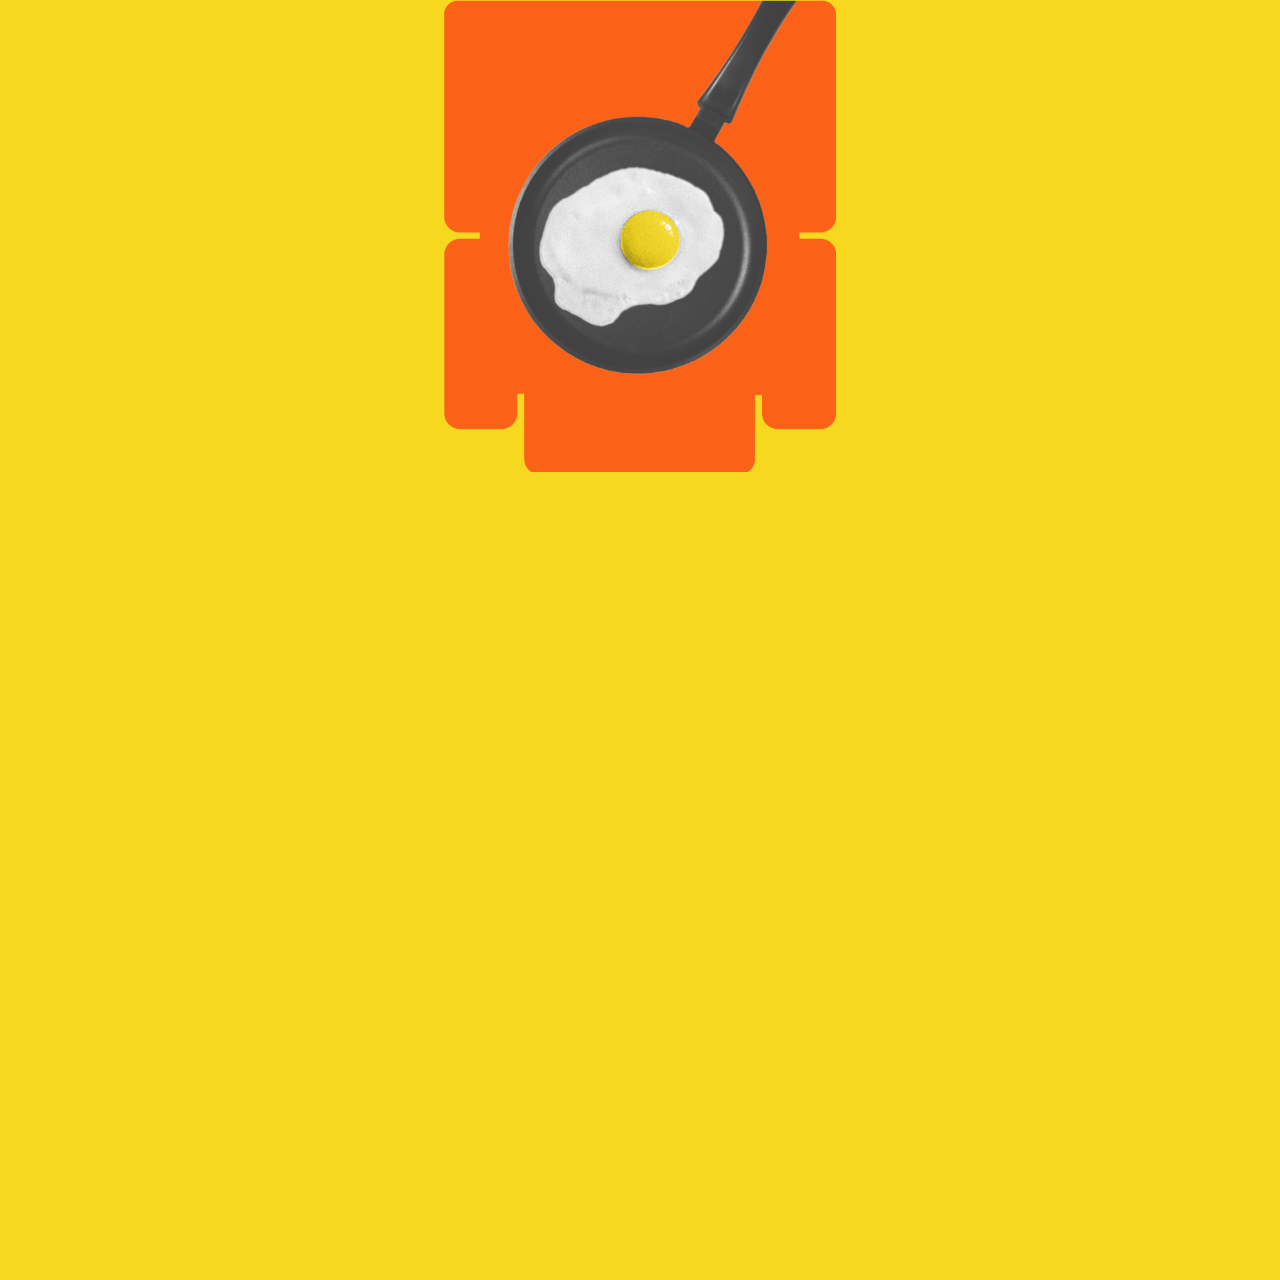
<file: anim.html>
<!DOCTYPE html>
<html lang="en">
<head>
  <meta charset="UTF-8">
  <link href="css/style.css" rel="stylesheet">
  <title>Document</title>
</head>
<body class="anim">
  <div class="animat"></div>
</body>
</html>
</file>
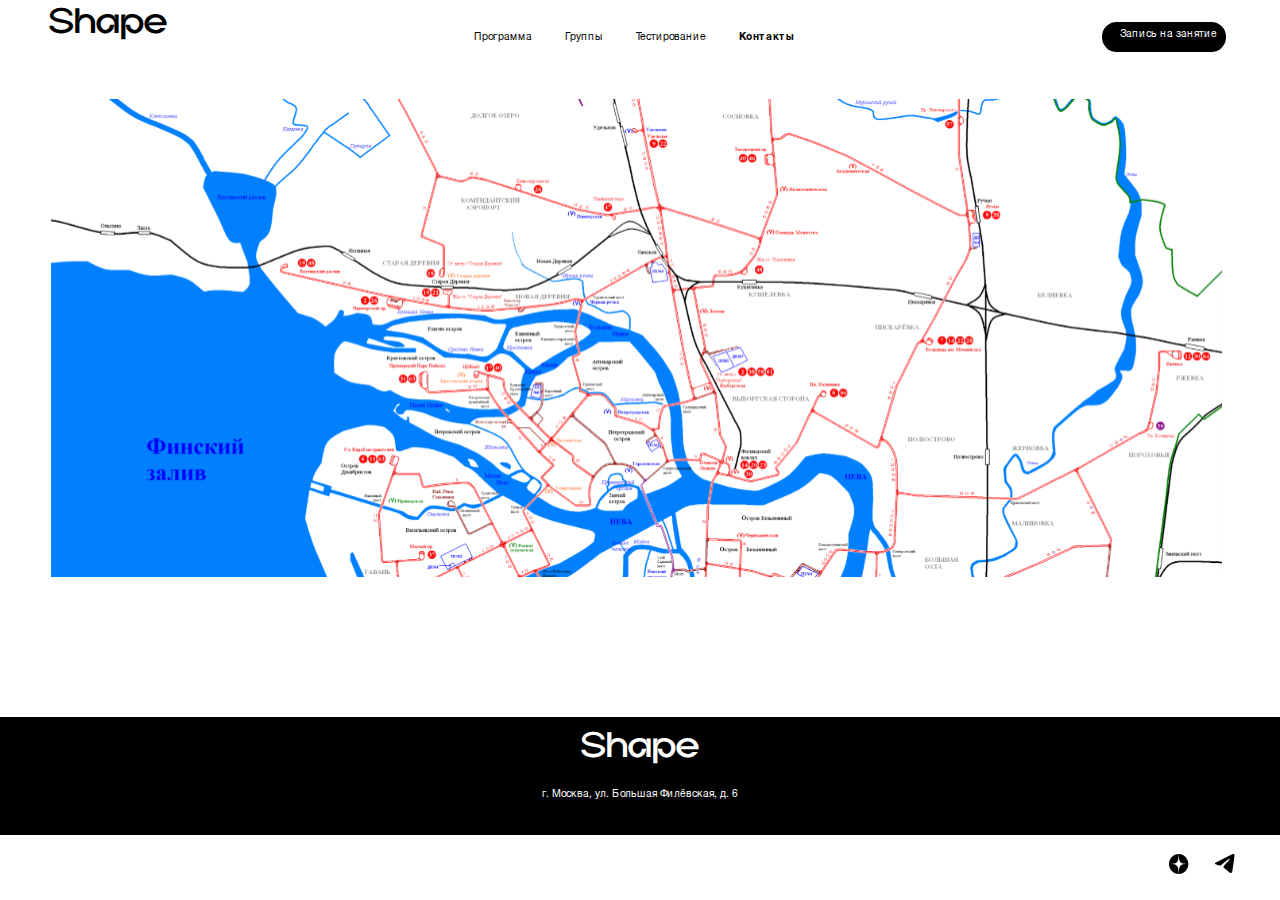
<file: contacts-open.html>
<!doctype html>
<html lang="ru">
  <head>
    <meta charset="utf-8">
    <link rel="icon" type="images/png" href="images/favicon.png">
    <meta name="viewport" content="width=device-width, initial-scale=1">
    <title>Контакты — Shape</title>
    <link href="css/style.css" rel="stylesheet">
  </head>
  <body class="cont-open">

    <!-- навигация -->
    <div class="nav">
      <a href="index.html"><p class="logo">Shape</p></a>
      <div class="sect">
        <a href="programm.html"><p>Программа</p></a>
        <a href="group.html"><p>Группы</p></a>
        <a href="test.html"><p>Тестирование</p></a>
        <a href="contacts.html"><p class="contacts">Контакты</p></a>
      </div>
      <a href="index.html#form-1"><div class="button">
        <p>Запись на занятие</p>
      </div></a>
    </div>
    <!-- навигация соцсети -->
    <div class="social">
      <a href="https://dzen.ru" target="_self"><div class="dzen"></div></a>
      <a href="https://telegram.org" target="_blank"><div class="telegram"></div></a>
    </div>

    <div class="img-open-big"></div>

    <!-- футер -->
    <div class="futer-co">
      <p class="logo-fut">Shape</p>
      <p class="adr">г. Москва, ул. Большая Филёвская, д. 6</p>
    </div>

  </body>
</html>
</file>
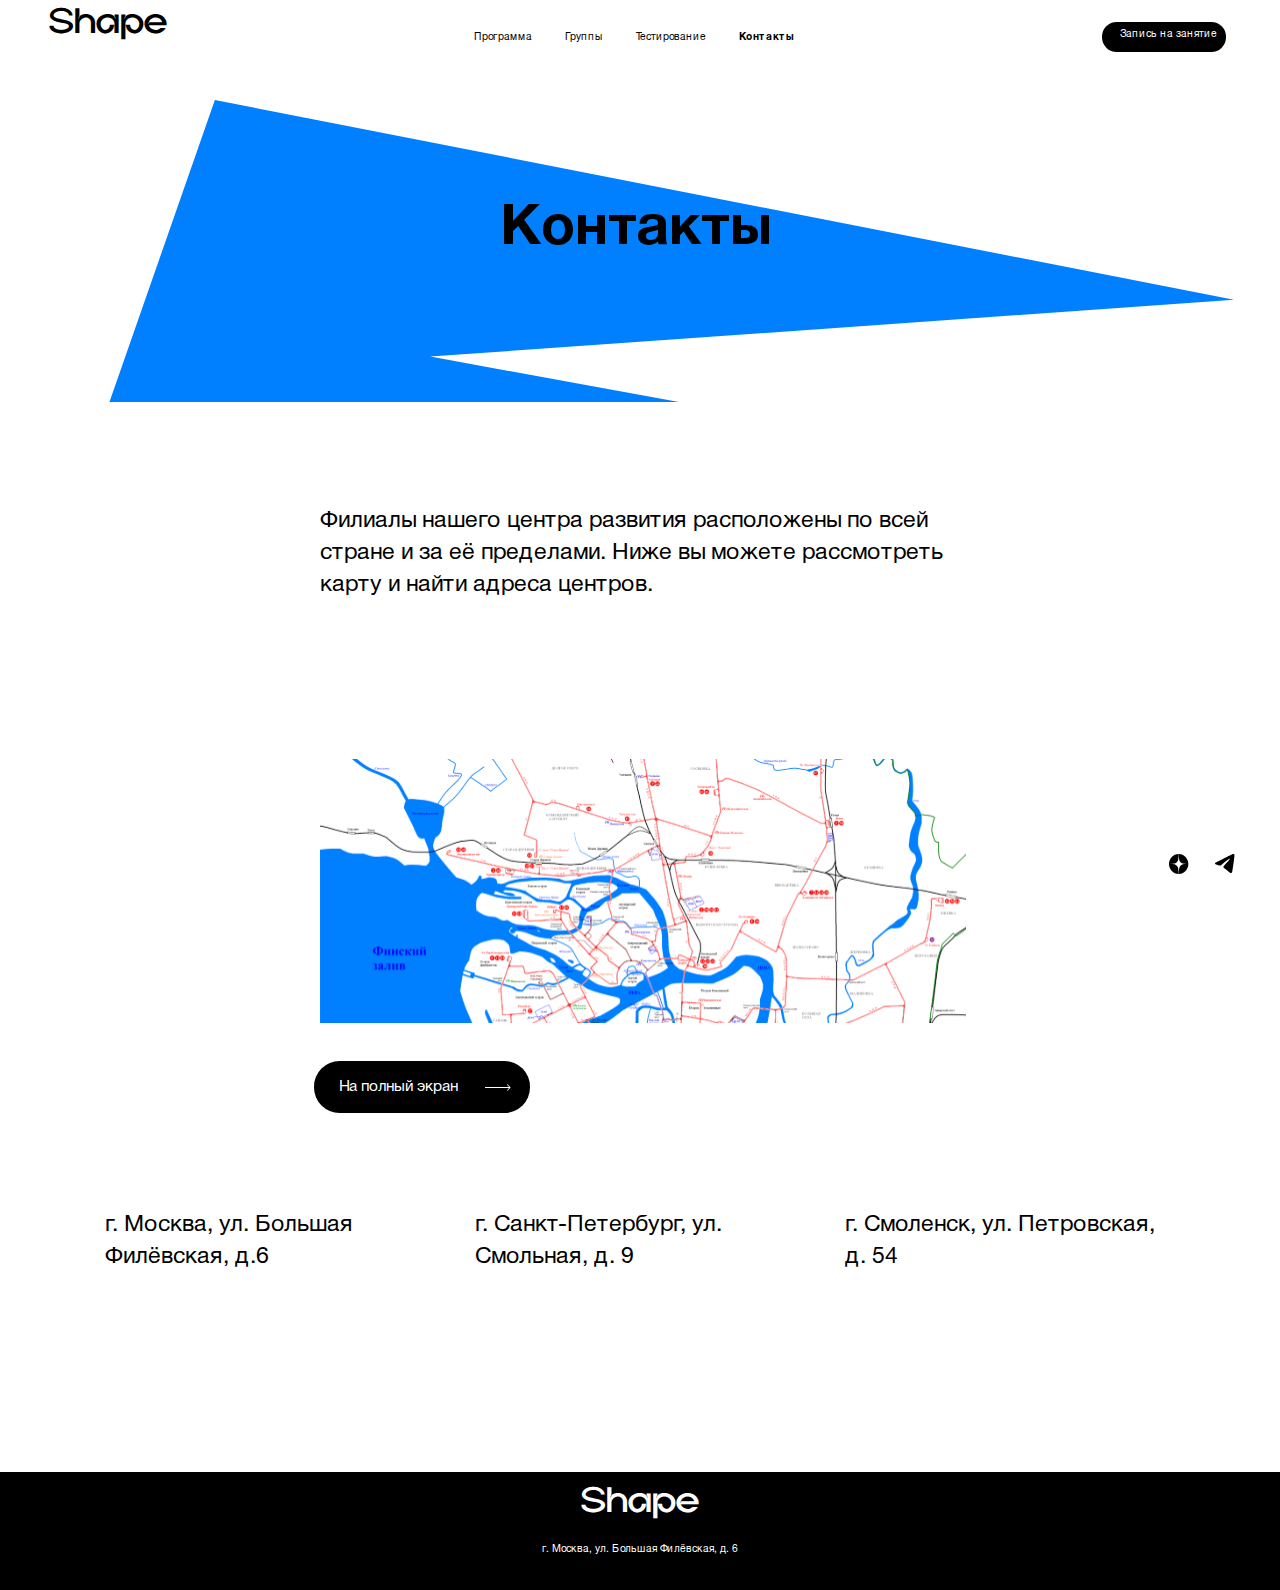
<file: contacts.html>
<!doctype html>
<html lang="ru">
  <head>
    <meta charset="utf-8">
    <link rel="icon" type="images/png" href="images/favicon.png">
    <meta name="viewport" content="width=device-width, initial-scale=1">
    <title>Контакты — Shape</title>
    <link href="css/style.css" rel="stylesheet">
  </head>
  <body class="contacts">

    <!-- навигация -->
    <div class="nav">
      <a href="index.html"><p class="logo">Shape</p></a>
      <div class="sect">
        <a href="programm.html"><p>Программа</p></a>
        <a href="group.html"><p>Группы</p></a>
        <a href="test.html"><p>Тестирование</p></a>
        <a href="contacts.html"><p class="contacts">Контакты</p></a>
      </div>
      <a href="index.html#form-1"><div class="button">
        <p>Запись на занятие</p>
      </div></a>
    </div>
    <!-- навигация соцсети -->
    <div class="social">
      <a href="https://dzen.ru" target="_self"><div class="dzen"></div></a>
      <a href="https://telegram.org" target="_blank"><div class="telegram"></div></a>
    </div>

    <!-- вход в страницу -->
    <div class="vhod">
      <div class="shape-cont"></div>
      <p class="zag-shape-cont">Контакты</p>
    </div>

    <p class="vhod-4">Филиалы нашего центра развития расположены по всей <br> стране и за её пределами. Ниже вы можете рассмотреть <br> карту и найти адреса центров.</p>
    <div class="img-open"></div>
    <a href="contacts-open.html"><div class="but-op-cont">
      <p>На полный экран</p>
      <div class="arrow-w-1"></div>
    </div></a>
    <div class="adress">
      <p>г. Москва, ул. Большая <br> Филёвская, д.6</p>
      <p>г. Санкт-Петербург, ул. <br> Смольная, д. 9</p>
      <p>г. Смоленск, ул. Петровская, <br> д. 54</p>
    </div>

    <!-- футер -->
    <div class="futer-cont">
      <p class="logo-fut">Shape</p>
      <p class="adr">г. Москва, ул. Большая Филёвская, д. 6</p>
    </div>

  </body>
</html>
</file>
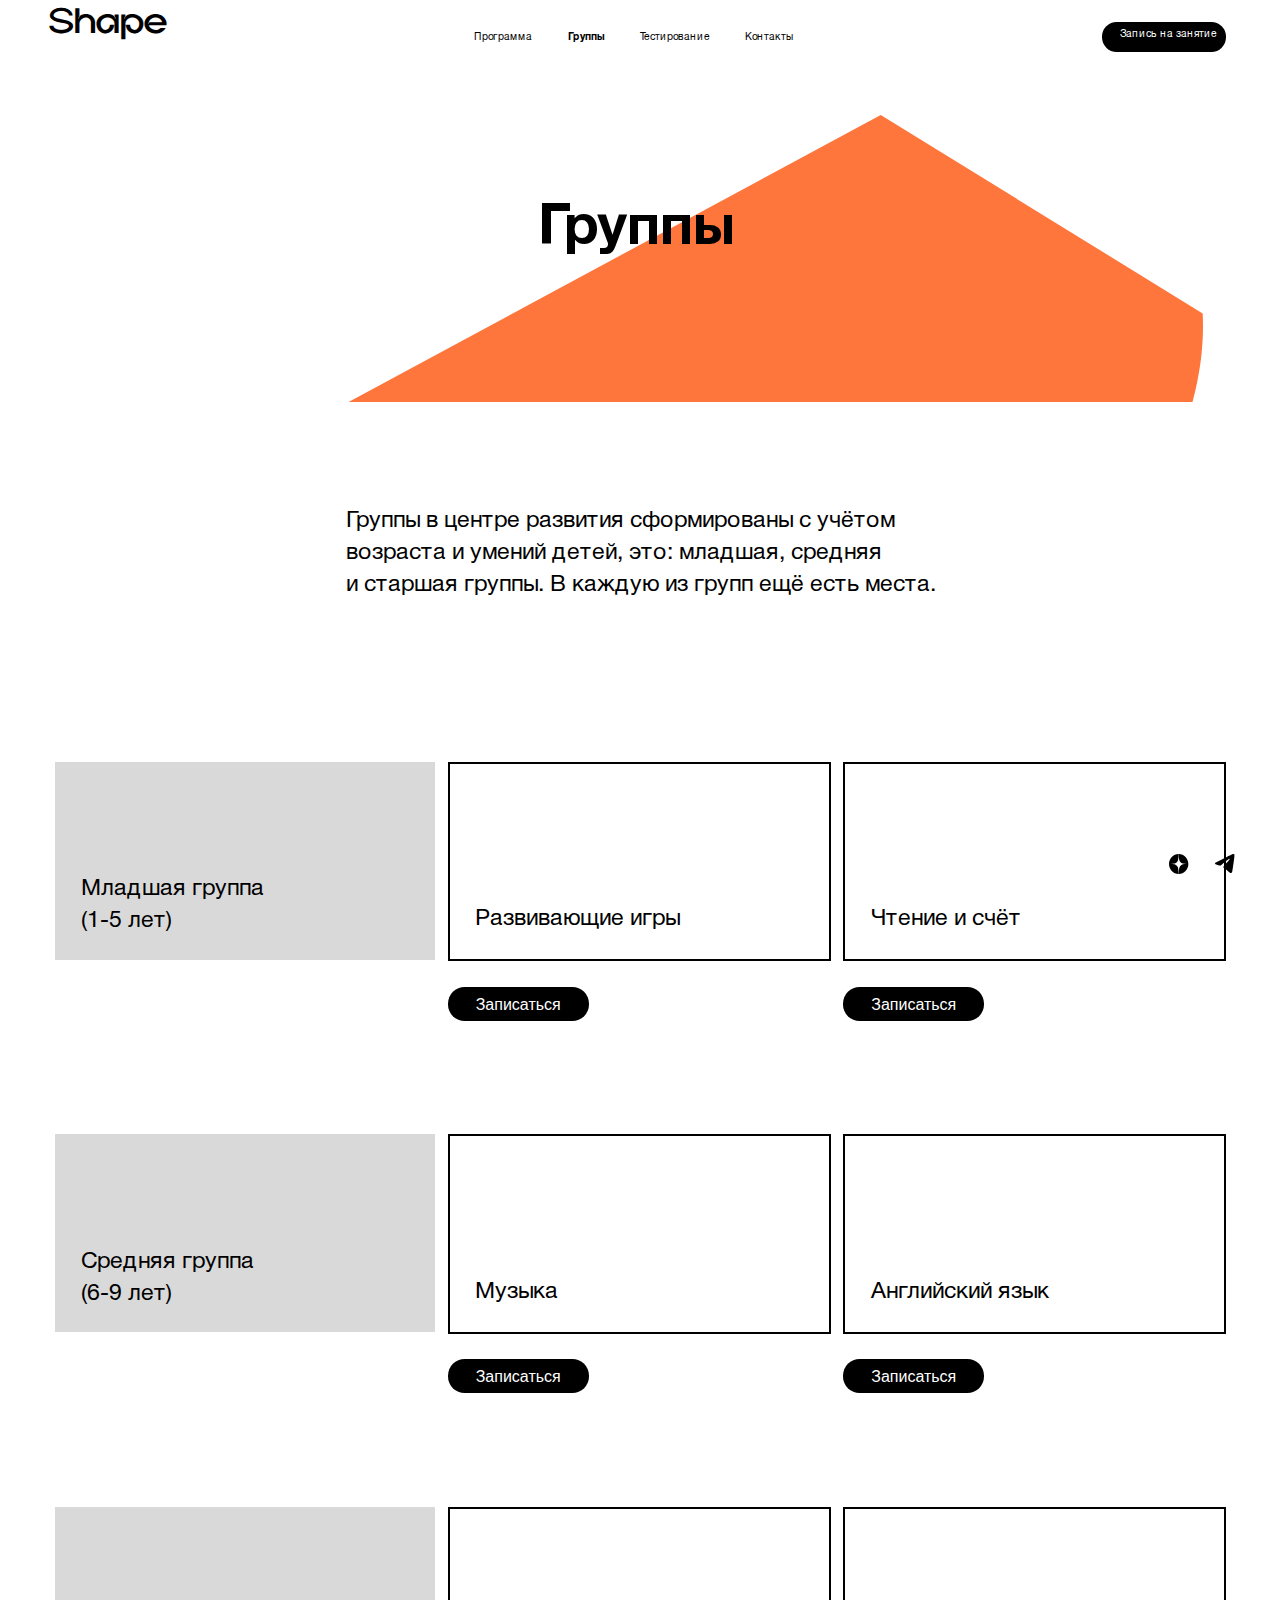
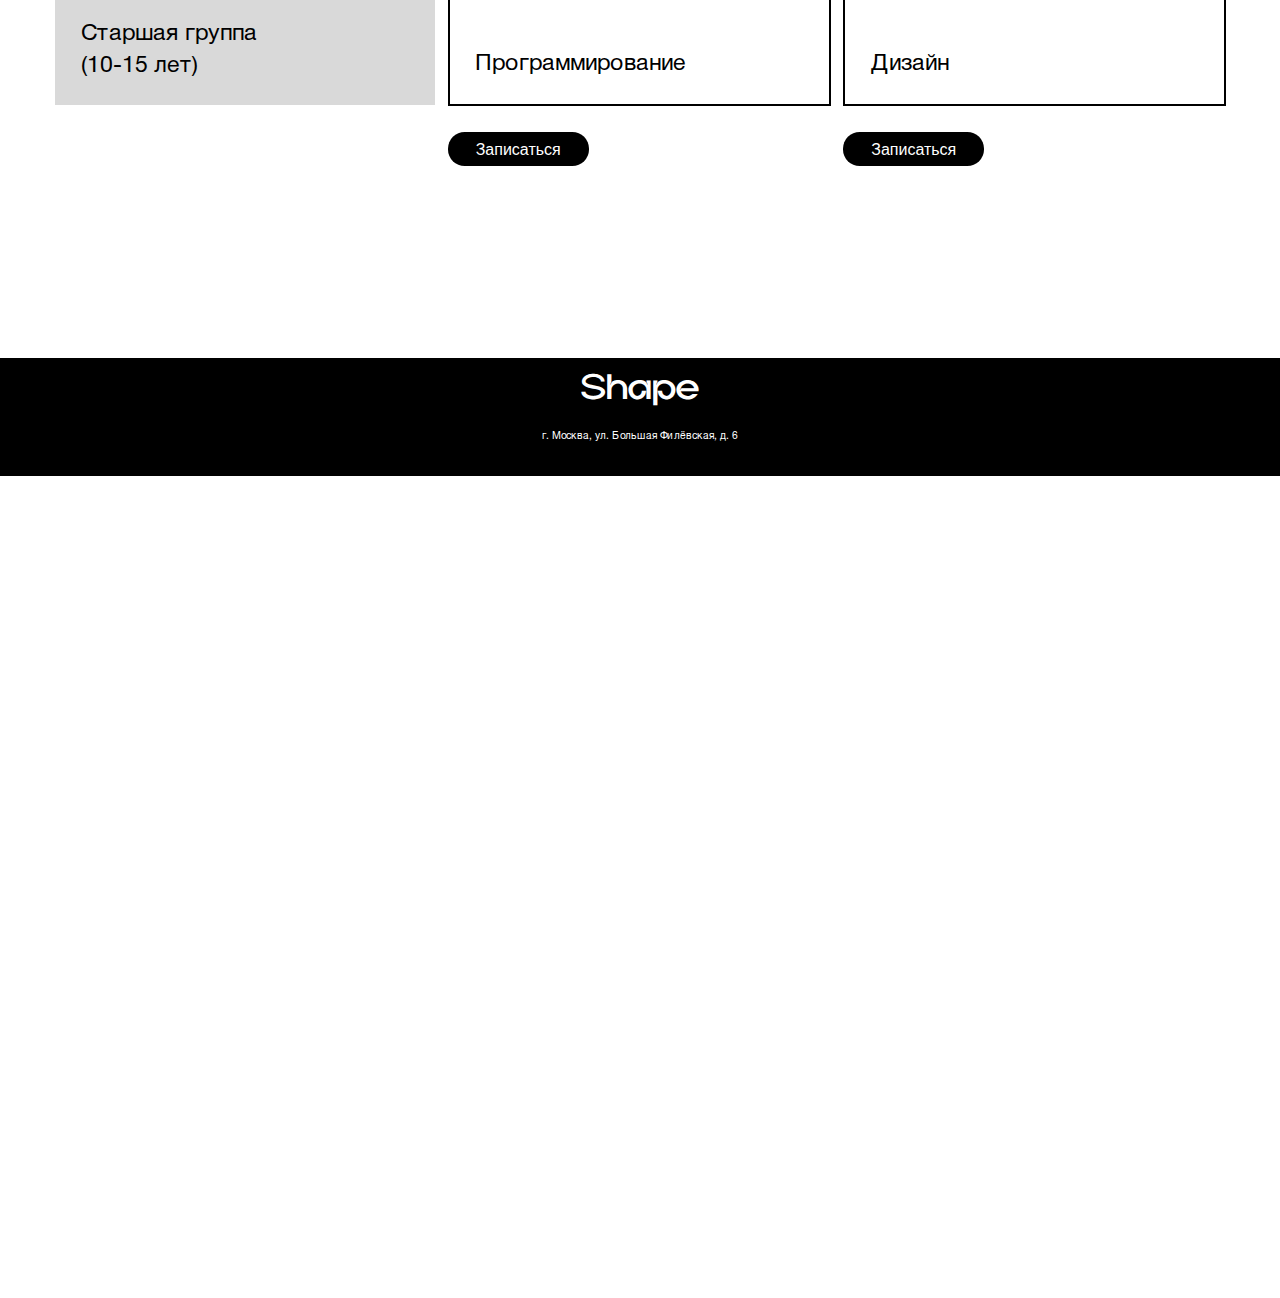
<file: group.html>
<!doctype html>
<html lang="ru">
  <head>
    <meta charset="utf-8">
    <link rel="icon" type="images/png" href="images/favicon.png">
    <meta name="viewport" content="width=device-width, initial-scale=1">
    <title>Группы — Shape</title>
    <link href="css/style.css" rel="stylesheet">
  </head>
  <body class="group">

    <!-- навигация -->
    <div class="nav">
      <a href="index.html"><p class="logo">Shape</p></a>
      <div class="sect">
        <a href="programm.html"><p>Программа</p></a>
        <a href="group.html"><p class="group">Группы</p></a>
        <a href="test.html"><p>Тестирование</p></a>
        <a href="contacts.html"><p>Контакты</p></a>
      </div>
      <a href="index.html#form-1"><div class="button">
        <p>Запись на занятие</p>
      </div></a>
    </div>
    <!-- навигация соцсети -->
    <div class="social">
      <a href="https://dzen.ru" target="_self"><div class="dzen"></div></a>
      <a href="https://telegram.org" target="_blank"><div class="telegram"></div></a>
    </div>

    <!-- вход в страницу -->
    <div class="vhod">
      <div class="shape-group"></div>
      <p class="zag-shape-group">Группы</p>
    </div>

    <p class="vhod-2">Группы в центре развития сформированы с учётом <br> возраста и умений детей, это: младшая, средняя <br> и старшая группы. В каждую из групп ещё есть места.</p>
    <table>
      <tr>
        <td>
          <p>Младшая группа <br> (1-5 лет)</p>
        </td>
        <form action="http://185.182.111.214:7628/cgi-bin/form_action.py" method='get' target='_self'>
          <td>
            <div class="verh">
              <input type=hidden name="group" value="Развивающие игры"><p>Развивающие игры</p></input>
            </div>
            <div class="t-button">
              <input type="submit" name="submit" value="Записаться">
            </div>
          </td>
        </form>
        <form action="http://185.182.111.214:7628/cgi-bin/form_action.py" method='get' target='_self'>
          <td>
            <div class="verh">
              <input type=hidden name="group" value="Чтение и счёт"><p>Чтение и счёт</p></input>
            </div>
            <div class="t-button">
              <input type="submit" name="submit" value="Записаться">
            </div>
          </td>
        </form>
      </tr>
      <tr>
        <td>
          <p>Средняя группа <br> (6-9 лет)</p>
        </td>
        <form action="http://185.182.111.214:7628/cgi-bin/form_action.py" method='get' target='_self'>
          <td>
            <div class="verh">
              <input type=hidden name="group" value="Музыка"><p>Музыка</p></input>
            </div>
            <div class="t-button">
              <input type="submit" name="submit" value="Записаться">
          </div>
        </td>
        </form>
        <form action="http://185.182.111.214:7628/cgi-bin/form_action.py" method='get' target='_self'>
          <td>
            <div class="verh">
              <input type=hidden name="group" value="Английский язык"><p>Английский язык</p></input>
            </div>
            <div class="t-button">
              <input type="submit" name="submit" value="Записаться">
            </div>
          </td>
        </form>
      </tr>
      <tr>
        <td>
          <p>Старшая группа <br> (10-15 лет)</p>
        </td>
        <form action="http://185.182.111.214:7628/cgi-bin/form_action.py" method='get' target='_self'>
          <td>
            <div class="verh">
              <input type=hidden name="group" value="Программирование"><p>Программирование</p></input>
            </div>
            <div class="t-button">
              <input type="submit" name="submit" value="Записаться">
            </div>
          </td>
        </form>
        <form action="http://185.182.111.214:7628/cgi-bin/form_action.py" method='get' target='_self'>
          <td>
            <div class="verh">
              <input type=hidden name="group" value="Дизайн"><p>Дизайн</p></input>
            </div>
            <div class="t-button">
              <input type="submit" name="submit" value="Записаться">
            </div>
          </td>
        </form>
      </tr>
    </table>

    <!-- футер -->
    <div class="futer-gr">
      <p class="logo-fut">Shape</p>
      <p class="adr">г. Москва, ул. Большая Филёвская, д. 6</p>
    </div>

  </body>
</html>
</file>
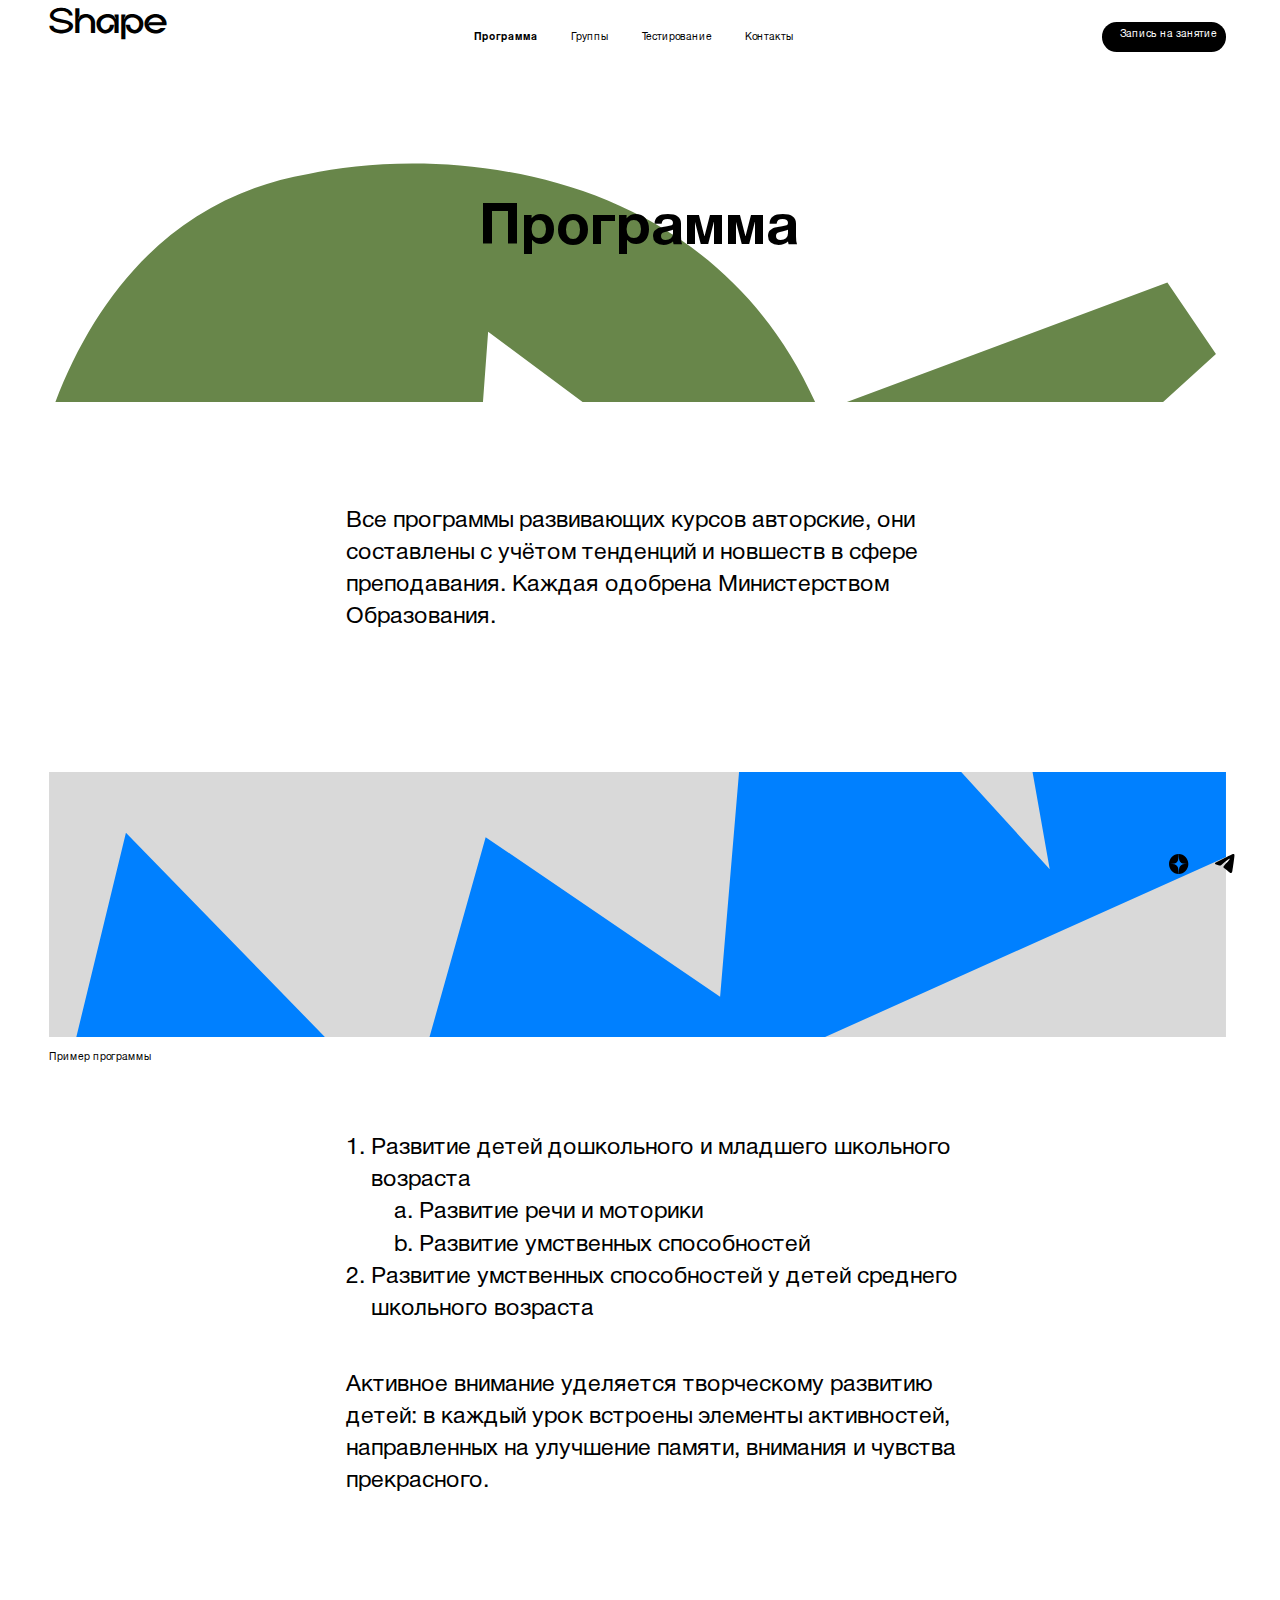
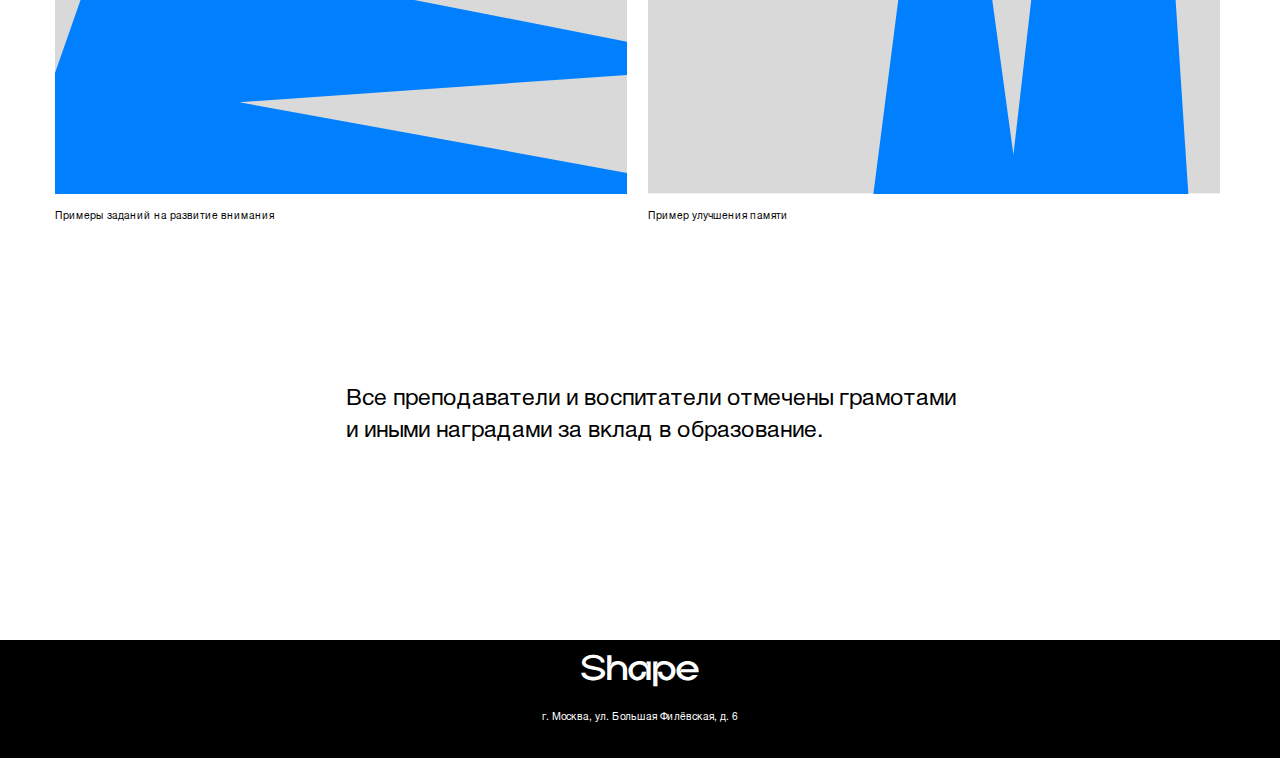
<file: programm.html>
<!doctype html>
<html lang="ru">
  <head>
    <meta charset="utf-8">
    <link rel="icon" type="images/png" href="images/favicon.png">
    <meta name="viewport" content="width=device-width, initial-scale=1">
    <title>Программа — Shape</title>
    <link href="css/style.css" rel="stylesheet">
  </head>
  <body class="programm">

    <!-- навигация -->
    <div class="nav">
      <a href="index.html"><p class="logo">Shape</p></a>
      <div class="sect">
        <a href="programm.html"><p class="programm">Программа</p></a>
        <a href="group.html"><p>Группы</p></a>
        <a href="test.html"><p>Тестирование</p></a>
        <a href="contacts.html"><p>Контакты</p></a>
      </div>
      <a href="index.html#form-1"><div class="button">
        <p>Запись на занятие</p>
      </div></a>
    </div>
    <!-- навигация соцсети -->
    <div class="social">
      <a href="https://dzen.ru" target="_self"><div class="dzen"></div></a>
      <a href="https://telegram.org" target="_blank"><div class="telegram"></div></a>
    </div>

    <!-- вход в страницу -->
    <div class="vhod">
      <div class="shape-prog"></div>
      <p class="zag-shape">Программа</p>
    </div>

    <p class="vhod-1">Все программы развивающих курсов авторские, они <br> составлены с учётом тенденций и новшеств в сфере <br> преподавания. Каждая одобрена Министерством <br> Образования.</p>
    <figure>
      <div class="img-1"></div>
      <figcaption class="f-1">Пример программы</figcaption>
    </figure>
    <ol class="prog-ol">
      <li type="1">
        Развитие детей дошкольного и младшего школьного <br> возраста
        <ol class="pr-o">
          <li type="a">Развитие речи и моторики</li>
          <li type="a">Развитие умственных способностей</li>
        </ol>
      </li>
      <li type="1">Развитие умственных способностей у детей среднего <br> школьного возраста</li>
    </ol>
    <p class="pr-o-p">Активное внимание уделяется творческому развитию <br> детей: в каждый урок встроены элементы активностей, <br> направленных на улучшение памяти, внимания и чувства <br> прекрасного.</p>
    <div class="img-2">
      <div class="img-ph">
        <div class="ph-1 la"></div>
        <div class="ph-1 lr"></div>
      </div>
      <div class="img-cap">
        <p class="im-c-1">Примеры заданий на развитие внимания</p>
        <p class="im-c-1">Пример улучшения памяти</p>
      </div>
    </div>
    <p class="pr-o-last">Все преподаватели и воспитатели отмечены грамотами <br> и иными наградами за вклад в образование.</p>

    <!-- футер -->
    <div class="futer-ch">
      <p class="logo-fut">Shape</p>
      <p class="adr">г. Москва, ул. Большая Филёвская, д. 6</p>
    </div>

  </body>
</html>
</file>
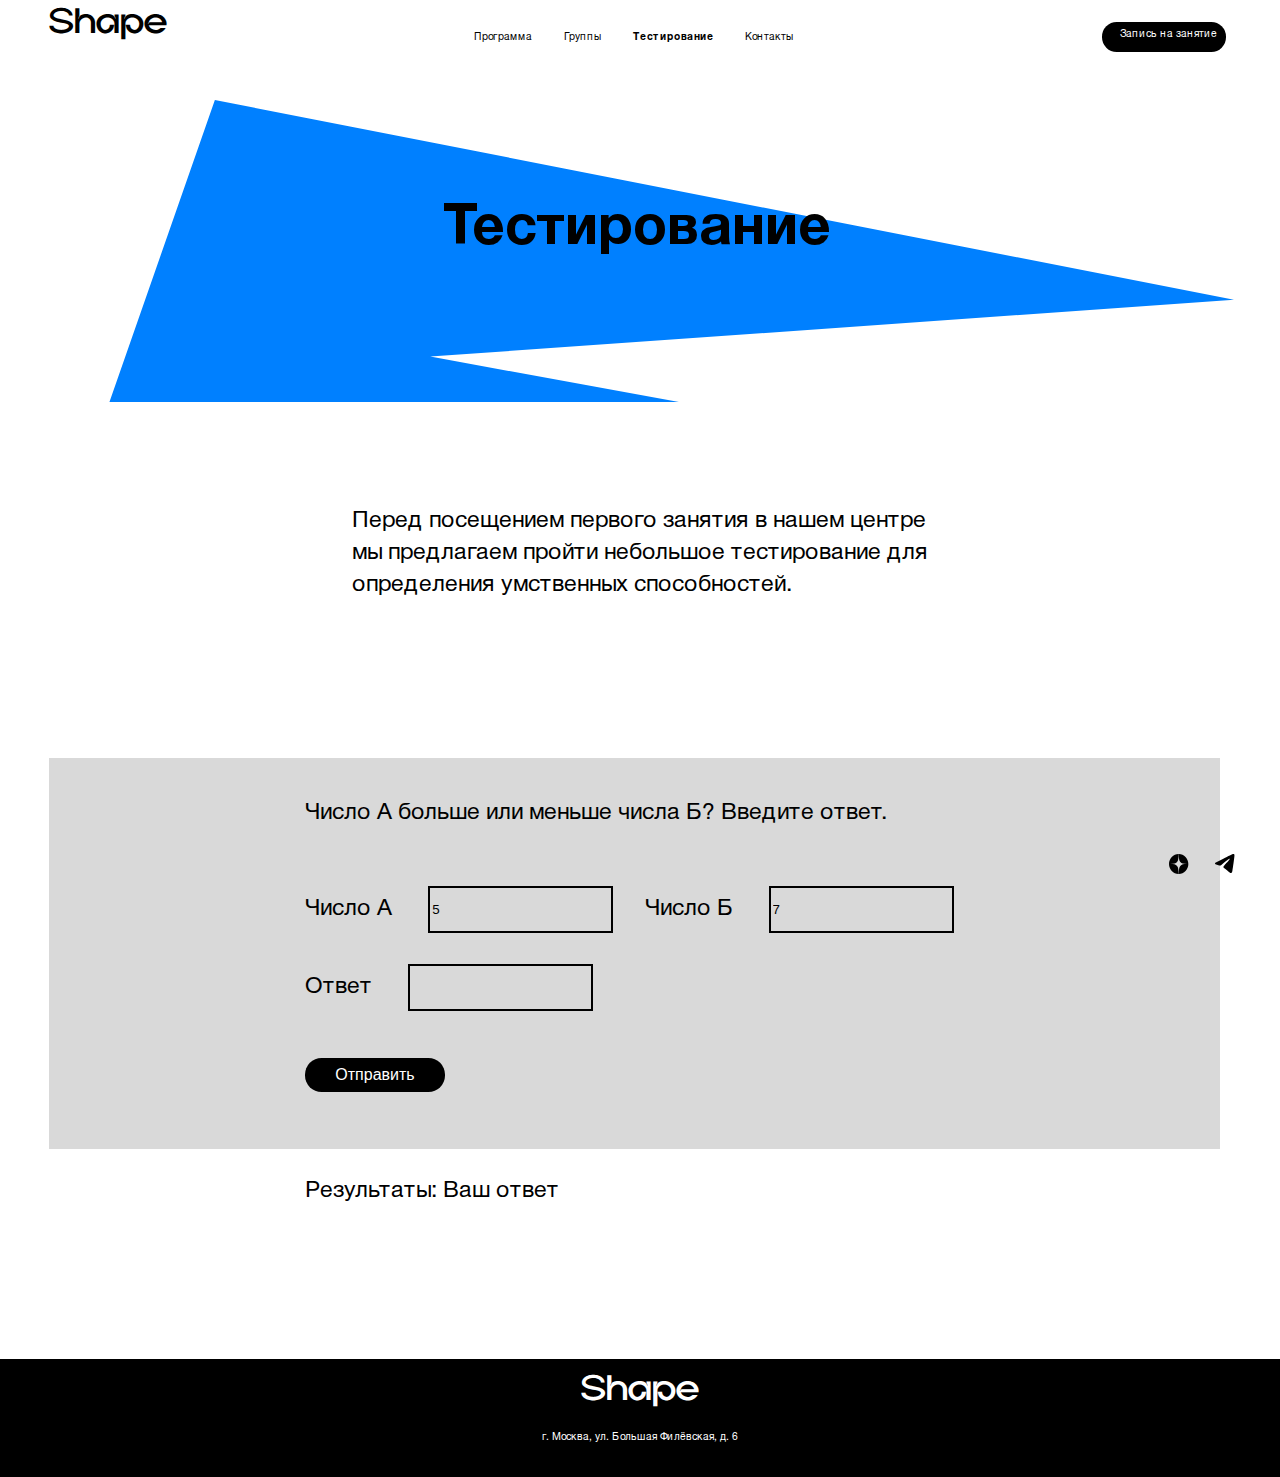
<file: test.html>
<!doctype html>
<html lang="ru">
  <head>
    <meta charset="utf-8">
    <link rel="icon" type="images/png" href="images/favicon.png">
    <meta name="viewport" content="width=device-width, initial-scale=1">
    <title>Тестирование — Shape</title>
    <link href="css/style.css" rel="stylesheet">
  </head>
  <body class="test">

    <!-- навигация -->
    <div class="nav">
      <a href="index.html"><p class="logo">Shape</p></a>
      <div class="sect">
        <a href="programm.html"><p>Программа</p></a>
        <a href="group.html"><p>Группы</p></a>
        <a href="test.html"><p class="test">Тестирование</p></a>
        <a href="contacts.html"><p>Контакты</p></a>
      </div>
      <a href="index.html#form-1"><div class="button">
        <p>Запись на занятие</p>
      </div></a>
    </div>
    <!-- навигация соцсети -->
    <div class="social">
      <a href="https://dzen.ru" target="_self"><div class="dzen"></div></a>
      <a href="https://telegram.org" target="_blank"><div class="telegram"></div></a>
    </div>

    <!-- вход в страницу -->
    <div class="vhod">
      <div class="shape-test"></div>
      <p class="zag-shape-test">Тестирование</p>
    </div>

    <p class="vhod-3">Перед посещением первого занятия в нашем центре <br> мы предлагаем пройти небольшое тестирование для <br> определения умственных способностей.</p>
    <form action="http://185.182.111.214:7628/cgi-bin/form_action.py" method='get' target='_self'>
      <div class="test-js">
        <div class="sam-test">
          <input type=hidden name="task" value="Число А больше или меньше числа Б?"><p class="tz">Число А больше или меньше числа Б? Введите ответ.</p>
          <div class="chisla">
            <div class="row-1">
              <p>Число А</p>
              <input id="a" type="Number" name="chislo A" value="5" size=18>
              <p>Число Б</p>
              <input id="b" type="Number" name="chislo Б" value="7" size=18>
            </div>
            <div class="row-2">
              <p>Ответ</p>
              <input id="c" type="Text" name="answer" size=20>
            </div>
          </div>
          <div class="test-but">
            <input type="submit" name="submit" value="Отправить">
          </div>
        <div class="results">
          <input id="res-out" type=hidden name="results" value="Ваш ответ"><p id="results-v">Результаты: Ваш ответ</p>
        </div>
      </div>
    </form>

    <!-- футер -->
    <div class="futer-test">
      <p class="logo-fut">Shape</p>
      <p class="adr">г. Москва, ул. Большая Филёвская, д. 6</p>
    </div>

    <script src="javascripts/main.js"></script>

  </body>
</html>
</file>
<file: css/style.css>
/* сброс стилей */
@import 'reset.css';
/* стартовый экран */
@import 'index.css';

/* подключение шрифтов */
@font-face {
    font-family: "Gropled-Bold";
    src: url("../fonts/Gropled-Bold.otf") format("opentype");
}
@font-face {
    font-family: "HelveticaRegular";
    src: url("../fonts/HelveticaRegular.ttf") format("truetype");
}
@font-face {
    font-family: "HelveticaBold";
    src: url("../fonts/HelveticaBold.ttf") format("truetype");
}
</file>
